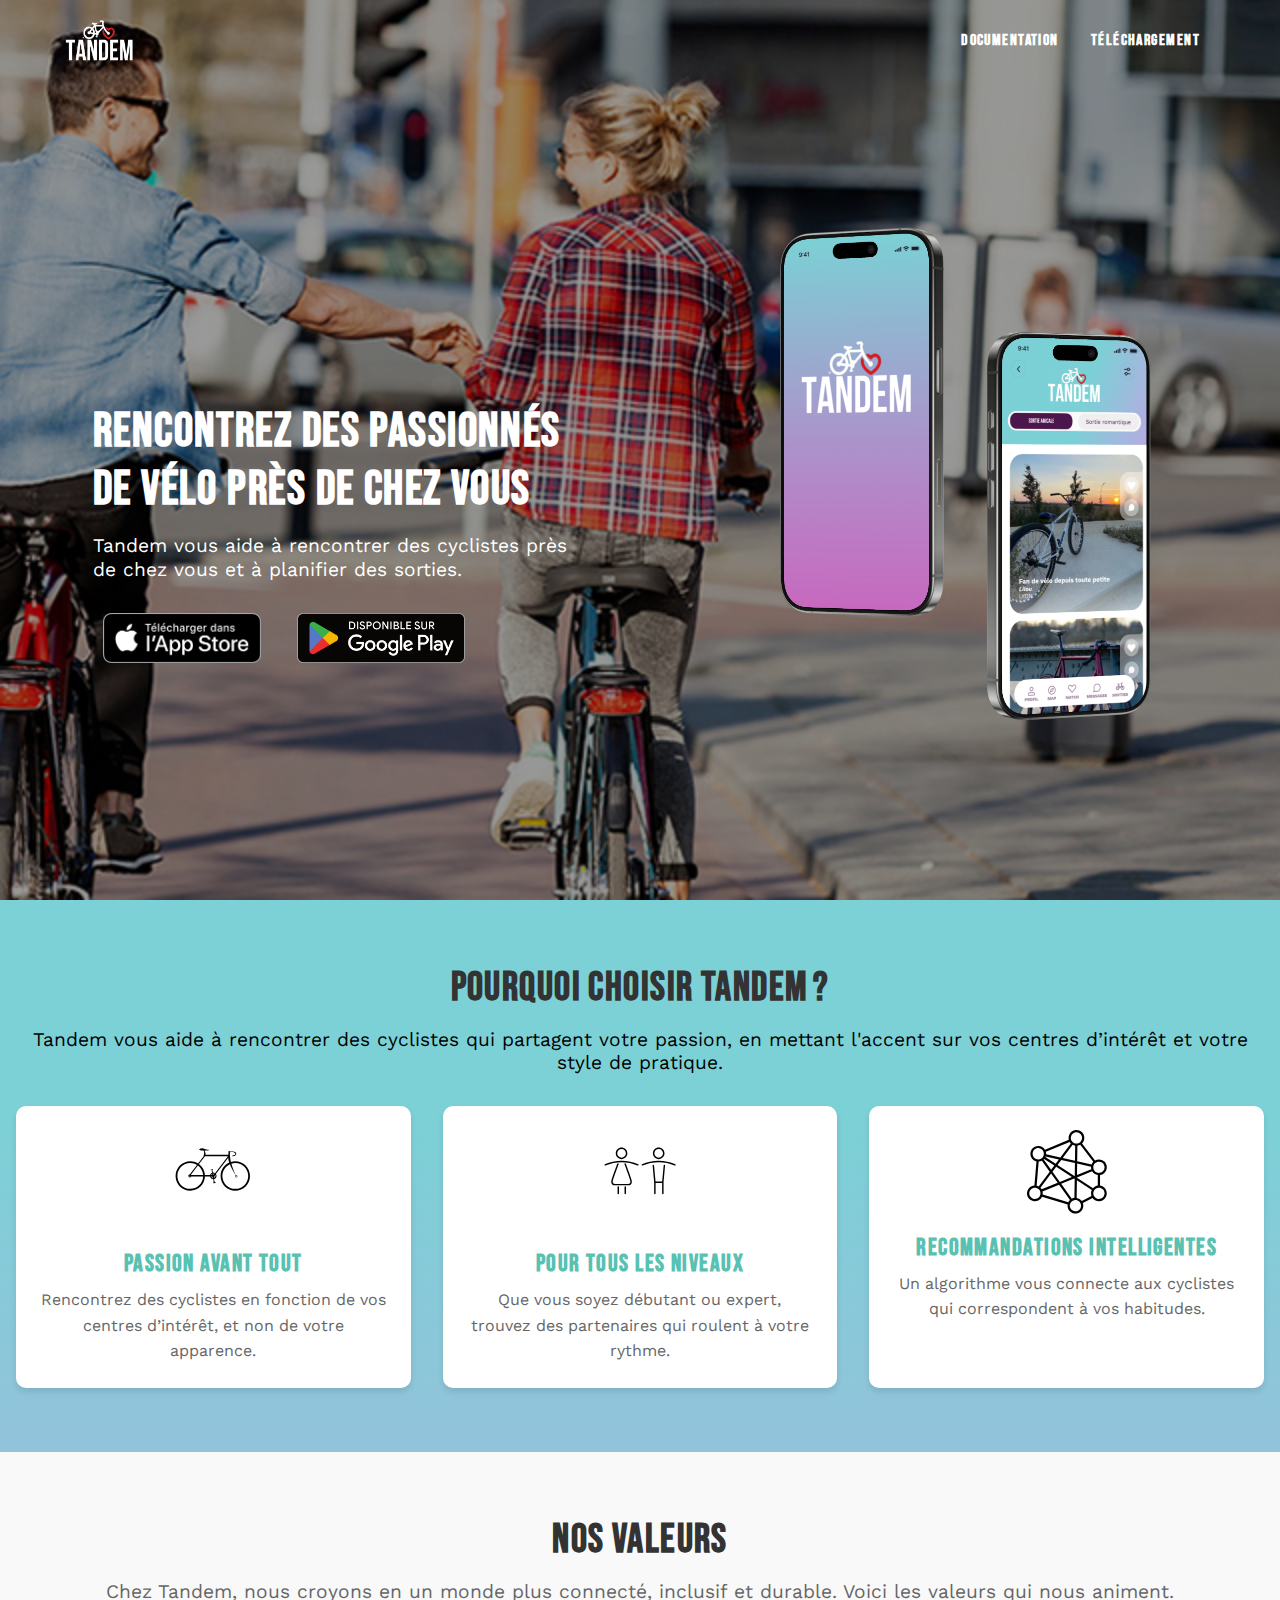
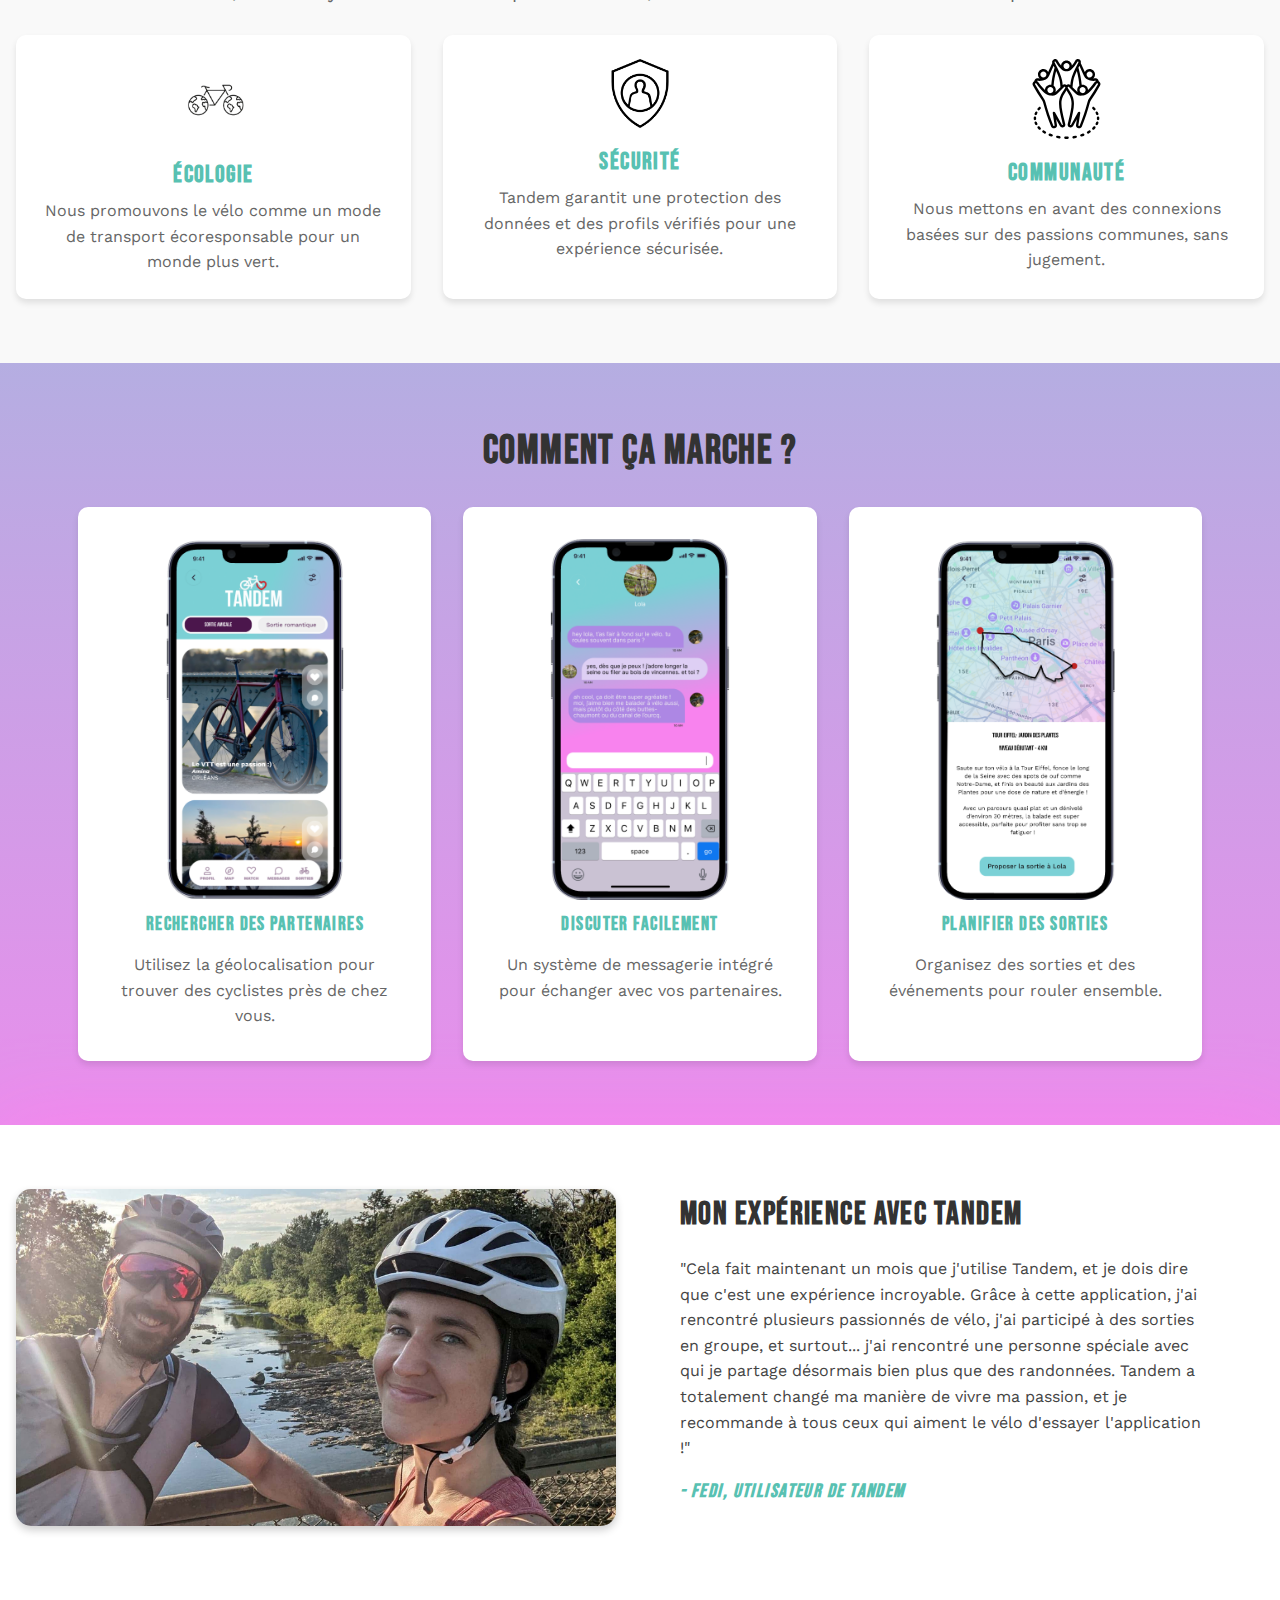
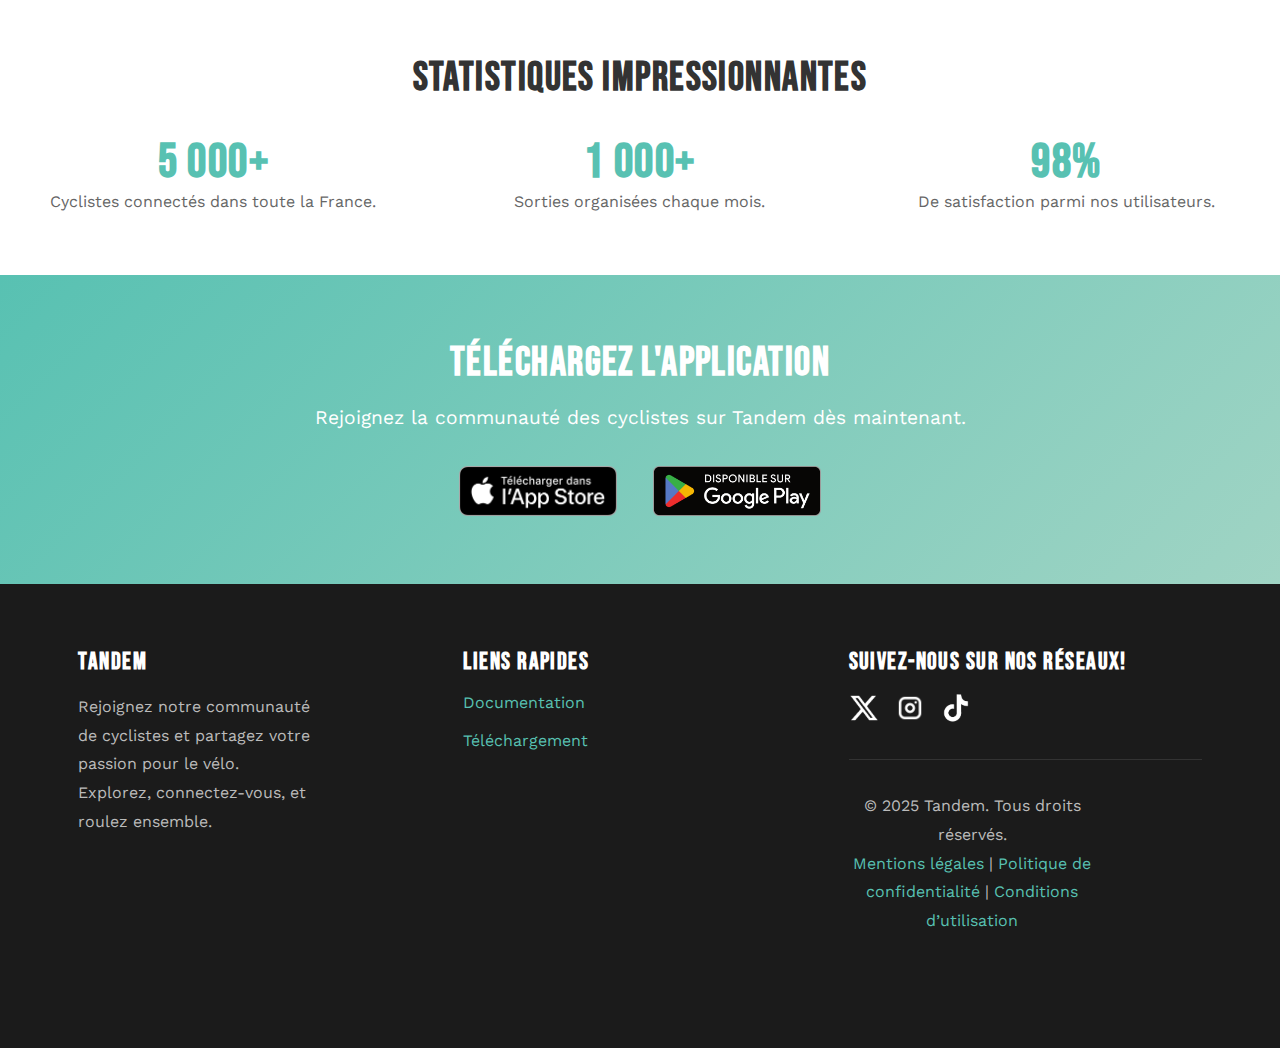
<file: index.html>
<!DOCTYPE html>
<html lang="fr">
<head>
  <meta charset="UTF-8">
  <meta name="viewport" content="width=device-width, initial-scale=1.0">
  <title>Tandem - Application de rencontre pour cyclistes</title>
  <link rel="stylesheet" href="style.css">
  <link rel="stylesheet" href="index.css">
</head>
<body>
  <header class="header">
    <div class="container">
      <img src="images/logo.png" alt="Logo Tandem" class="logo">
      <nav class="nav">
        <a href="doc.html">Documentation</a>
        <a href="#download">Téléchargement</a>
      </nav>
    </div>
  </header>

  <section id="hero" class="hero">
    <div class="container">
      <div class="left">
      <h2>Rencontrez des passionnés de vélo près de chez vous</h2>
      <p class="hero-subtitle">Tandem vous aide à rencontrer des cyclistes près de chez vous et à planifier des sorties.</p>
      <div class="btn-group">
        <a href="https://www.apple.com/app-store/" target="_blank">
          <img src="images/Download_on_the_App_Store_Badge_FRCA_RGB_blk.svg.png" alt="Télécharger sur l'App Store">
        </a>
        <a href="https://play.google.com/store" target="_blank">
          <img src="images/Google_Play_Store_badge_FR.svg.png" alt="Télécharger sur Google Play">
        </a>
      </div>
    </div>
      <img src="images/mockup-tandem.png" class="mockup" alt="mockup Tandem">

    </div>  
  </section>


  <section id="pourquoi-tandem" class="pourquoi-tandem">
    <div class="conteneur">
      <h2>Pourquoi choisir Tandem ?</h2>
      <p class="intro-pourquoi">
        Tandem vous aide à rencontrer des cyclistes qui partagent votre passion, 
        en mettant l'accent sur vos centres d’intérêt et votre style de pratique.
      </p>
      <div class="grille-pourquoi">
        <!-- 1. Passion avant tout -->
        <div class="avantage">
          <img src="images/noun-bicycle-37389 1.svg" alt="Passion avant tout : dessin de vélo">
          <h3>Passion avant tout</h3>
          <p>Rencontrez des cyclistes en fonction de vos centres d’intérêt, et non de votre apparence.</p>
        </div>
        <!-- 2. Pour tous les niveaux -->
        <div class="avantage">
          <img src="images/noun-people-33177 1.svg" alt="Image de deux personnes ">
          <h3>Pour tous les niveaux</h3>
          <p>Que vous soyez débutant ou expert, trouvez des partenaires qui roulent à votre rythme.</p>
        </div>
        <!-- 3. Algorithme intelligent -->
        <div class="avantage">
          <img src="images/Vector ALGO.svg" alt="Dessin noir et blanc algorithme">
          <h3>Recommandations intelligentes</h3>
          <p>Un algorithme vous connecte aux cyclistes qui correspondent à vos habitudes.</p>
        </div>
      </div>
    </div>
  </section>

  <section id="valeurs" class="valeurs">
    <div class="conteneur">
      <h2>Nos valeurs</h2>
      <p class="intro-valeurs">
        Chez Tandem, nous croyons en un monde plus connecté, inclusif et durable. Voici les valeurs qui nous animent.
      </p>
      <div class="grille-valeurs">
        <!-- 1. Écologie -->
        <div class="valeur">
          <img src="images\image_41-removebg-preview.png" class="Écologie" alt="Écologie">
          <h3>Écologie</h3>
          <p>Nous promouvons le vélo comme un mode de transport écoresponsable pour un monde plus vert.</p>
        </div>
        <!-- 2. Sécurité -->
        <div class="valeur">
          <img src="images/secu.png" class="Sécurité" alt="Sécurité">
          <h3>Sécurité</h3>
          <p>Tandem garantit une protection des données et des profils vérifiés pour une expérience sécurisée.</p>
        </div>
        <!-- 3. Communauté -->
        <div class="valeur">
          <img src="images/Vector.svg" class="Communauté" alt="Communauté">
          <h3>Communauté</h3>
          <p>Nous mettons en avant des connexions basées sur des passions communes, sans jugement.</p>
        </div>
      </div>
    </div>
  </section>
  
  


  <section id="features" class="features">
    <div class="container">
      <h2>Comment ça marche ?</h2>
      <div class="features-grid">
        <!-- Fonctionnalité 1 -->
        <div class="feature-item">
          <img src="images\fonctionnalite-rencontre.png" id="img1" alt="Rechercher des partenaires">
          <h3>Rechercher des partenaires</h3>
          <p>Utilisez la géolocalisation pour trouver des cyclistes près de chez vous.</p>
        </div>
        <!-- Fonctionnalité 2 -->
        <div class="feature-item">
          <img src="images\fonctionctionnalite-conversation.png"  alt="Messagerie intégrée">
          <h3>Discuter facilement</h3>
          <p>Un système de messagerie intégré pour échanger avec vos partenaires.</p>
        </div>
        <!-- Fonctionnalité 3 -->
        <div class="feature-item">
          <img src="images\fonctionnalite-itineraire2.png" alt="Planifier des sorties">
          <h3>Planifier des sorties</h3>
          <p>Organisez des sorties et des événements pour rouler ensemble.</p>
        </div>
      </div>
    </div>
  </section>


  
<section id="avis-utilisateur" class="avis-utilisateur">
  <div class="conteneur">
    <div class="contenu-avis">
      <img src="images/conjoint-et-cynthia.jpg" alt="Mon expérience avec Tandem" class="image-avis">
      <div class="texte-avis">
        <h2>Mon expérience avec Tandem</h2>
        <p>
          "Cela fait maintenant un mois que j'utilise Tandem, et je dois dire que c'est une expérience incroyable.  
          Grâce à cette application, j'ai rencontré plusieurs passionnés de vélo, j'ai participé à des sorties en groupe,  
          et surtout... j'ai rencontré une personne spéciale avec qui je partage désormais bien plus que des randonnées.  
          Tandem a totalement changé ma manière de vivre ma passion, et je recommande à tous ceux qui aiment le vélo  
          d'essayer l'application !"
        </p>
        <h3>- Fedi, utilisateur de Tandem</h3>
      </div>
    </div>
  </div>
</section>

<section id="statistiques" class="statistiques">
  <div class="conteneur">
    <h2>Statistiques impressionnantes</h2>
    <div class="grille-statistiques">
      <div class="statistique">
        <h3>5 000+</h3>
        <p>Cyclistes connectés dans toute la France.</p>
      </div>
      <div class="statistique">
        <h3>1 000+</h3>
        <p>Sorties organisées chaque mois.</p>
      </div>
      <div class="statistique">
        <h3>98%</h3>
        <p>De satisfaction parmi nos utilisateurs.</p>
      </div>
    </div>
  </div>
</section>
  

  <section id="download" class="download">
    <div class="container">
      <h2>Téléchargez l'application</h2>
      <p>Rejoignez la communauté des cyclistes sur Tandem dès maintenant.</p>
      <div class="btn-group down">
 
        <a href="https://www.apple.com/app-store/" target="_blank">
          <img src="images/Download_on_the_App_Store_Badge_FRCA_RGB_blk.svg.png" alt="Télécharger sur l'App Store">
        </a>
        <a href="https://play.google.com/store" target="_blank">
          <img src="images/Google_Play_Store_badge_FR.svg.png" alt="Télécharger sur Google Play">
        </a>
      </div>
    </div>
  </section>

  <footer class="footer">
    <div class="container">
      <!-- Grille principale -->
      <div class="footer-grid">
        <!-- Bloc description -->
        <div class="footer-tandem">
          <h3>Tandem</h3>
          <p>Rejoignez notre communauté de cyclistes et partagez votre passion pour le vélo. 
          <br>
          Explorez, connectez-vous, et roulez ensemble.</p>
        </div>
        <div>
          <h4>Liens rapides</h4>
          <ul>
            <li><a href="doc.html">Documentation</a></li>
            <br
            <li><a href="#download">Téléchargement</a></li>
          </ul>
        </div>
        <!-- Bloc réseaux sociaux -->
        <div>
          <h4>Suivez-nous sur nos réseaux!</h4>
          
          <div class="footer-social">
            <a href="#"><img src="images\0458B0D6-BBA8-4F56-BE73-EC187CDA0CBF.png" alt="Twitter"></a>
            <a href="#"><img src="images\7CEAEB13-B4FE-4C6B-AC15-C670BA9AE6ED (1).png"></a>
            <a href="#"><img src="images\DA17397E-DB7E-459A-95E3-7B8B42926E38.png" alt="tiktok"></a>
          </div>

      <div class="footer-bottom">
        <p>&copy; 2025 Tandem. Tous droits réservés.</p>
        <p>
          <a href="#">Mentions légales</a> | 
          <a href="#">Politique de confidentialité</a> | 
          <a href="#">Conditions d’utilisation</a>
        </p>
      </div>
    </div>
  </footer>
  
</body>
</html>
</file>
<file: style.css>
@import url('https://fonts.googleapis.com/css2?family=Bebas+Neue&display=swap');
@import url('https://fonts.googleapis.com/css2?family=Work+Sans:ital,wght@0,100..900;1,100..900&display=swap');

/* RESET DE BASE */
* {
  margin: 0;
  padding: 0;
  box-sizing: border-box;
  scroll-behavior: smooth; /* Défilement doux */
  list-style: none;
}


:root {
  --font-family-title : "Bebas Neue", serif;
  --font-family-text : "Work Sans", serif;
}

body {
  font-family: var(--font-family-text);
  line-height: 1.2;
  color: #333;
  background: rgb(123,209,214);
  background: linear-gradient(180deg, rgba(123,209,214,1) 26%, rgba(249,132,239,1) 70%);
  margin: 0;
  overflow-x: hidden; /* Pas de défilement horizontal */
}

h1, h2, h3, h4, h5, nav a{
  font-family: var(--font-family-title);
  letter-spacing: 0.09rem;
}


/* CONTAINER */
.container {
  width: 90%;
  max-width: 1200px;
  margin: 0 auto;
}


  /* FOOTER */
  .footer {
    background: #1b1b1b; /* Fond noir légèrement adouci */
    color: white;
    padding: 4rem 1rem;
  }
  
  .footer-grid {
    display: grid;
    grid-template-columns: repeat(auto-fit, minmax(200px, 1fr)); /* Grille responsive */
    gap: 2rem;
    margin-bottom: 3rem;
  }
  
  .footer h3, .footer h4 {
    font-size: 1.5rem;
    color: #ffffff;
    margin-bottom: 1rem;
  }
  
  .footer p {
    font-size: 1rem;
    color: #bbbbbb; /* Couleur plus douce pour les textes secondaires */
    line-height: 1.8;
    width: 70%;
  }
  
  .footer a {
    color: #58C1B2; /* Accent color */
    text-decoration: none;
    font-size: 1rem;
    transition: color 0.3s ease;
  }
  
  .footer a:hover {
    color: #41a199; /* Changement de couleur au survol */
  }
  
  .footer-social {
    display: flex;
    justify-content: flex-start;
    gap: 1rem;
  }
  
  .footer-social img {
    width: 30px;
    height: 30px;
    transition: transform 0.3s ease, filter 0.3s ease;
  }
  
  .footer-social img:hover {
    transform: scale(1.2); /* Zoom au survol */
    filter: brightness(1.3); /* Éclaircissement de l'icône */
  }
  
  .footer-bottom {
    text-align: center;
    font-size: 0.9rem;
    color: #999999;
    border-top: 1px solid #333333; /* Ligne de séparation en haut */
    padding-top: 2rem;
    margin-top: 2rem;
  }
  
  .footer-bottom a {
    color: #58C1B2;
    text-decoration: none;
  }
  
  .footer-bottom a:hover {
    text-decoration: underline;
  }
</file>
<file: index.css>
/* Le code CSS spécifique à la page d'accueil */

/* SECTION HERO */
.hero {
    position: relative;
    height: 100vh;
    background: url('images/VELO-EN-COUPLE.jpg') no-repeat center center/cover;
    color: white;
    display: flex;
    justify-content: center;
    align-items: center;
    padding: 2rem;
  }
  
  .hero::before {
    content: "";
    position: absolute;
    top: 0;
    left: 0;
    width: 100%;
    height: 100%;
    background: rgba(0, 0, 0, 0.4);
    z-index: 1;
  }
  
  .hero h2,
  .hero p,
  .hero .btn-group {
    position: relative;
    z-index: 2;
    opacity: 1;
    transform: translateY(10px); /* Décalage vertical initial */
    animation: fadeIn 1s ease forwards; /* Animation d'apparition */
  }
  
  .hero h2 {
    font-size: 3rem;
    margin-bottom: 1rem;
    animation-delay: 0.3s;
    padding-right: 500px;
    padding-top: 150px;
  }
  
  .hero .hero-subtitle {
    font-size: 1.2rem;
    margin-bottom: 2rem;
    animation-delay: 0.6s;
    padding-right: 500px;
  }
  
  .mockup{
    width: 380px;
    position: absolute;
    z-index: 1;
    right: 10%;
    top: 50%;
    transform: translateY(-45%);

  }

  
/* HEADER */
.header {
    position: absolute;
    top: 0;
    left: 0;
    width: 100%;
    padding: 1rem 0;
    z-index: 10; 
    transition: background 0.3s ease; }
  
  .header .container {
    display: flex;
    justify-content: space-between; 
    align-items: center; 
  }
  
  .header .logo {
    height: 50px; /* Taille du logo */
    padding-right: 30px;
  
  }
  
  .header .nav {
    display: flex; /* Affiche les liens côte à côte */
  }
  
  .header .nav a {
    color: white;
    text-decoration: none;
    margin: 0 1rem;
    font-size: 1rem;
    font-weight: bold;
    position: relative; /* Nécessaire pour l'effet souligné */
    transition: color 0.3s ease; /* Douce transition pour la couleur */
  }
  
  .header .nav a::after {
    content: ""; /* Crée une ligne pour souligner */
    position: absolute;
    bottom: -5px; /* Position sous le texte */
    left: 0;
    width: 0; /* Ligne masquée par défaut */
    height: 2px; /* Épaisseur de la ligne */
    background: #58C1B2; /* Couleur de la ligne */
    transition: width 0.3s ease; /* Animation de la largeur */
  }
  
  .header .nav a:hover::after {
    width: 100%; /* Affiche la ligne au survol */
  }
  
  .header .nav a:hover {
    color: #58C1B2; /* Change la couleur du texte au survol */
  }
  

div.left {
  width: 90%;
}
  
  /* Boutons d'image dans Hero */
  .btn-group img {
    height: 50px; /* Taille uniforme pour les boutons */
    margin: 0 10px; /* Espacement entre les boutons */
    transition: transform 0.3s ease; /* Effet au survol */
  }
  
  .btn-group img:hover {
    transform: scale(1.1); /* Zoom au survol */
  }
  
  img .mockup{
    width: 100px;
    height: 100px;
  }
  
 /* SECTION NOS VALEURS */
.valeurs {
    padding: 4rem 1rem;
    background: #f9f9f9;
    text-align: center;
  }
  
  .valeurs h2 {
    font-size: 2.5rem;
    margin-bottom: 1rem;
    color: #333;
  }
  
  .intro-valeurs {
    font-size: 1.2rem;
    color: #666;
    margin-bottom: 2rem;
  }
  
  .grille-valeurs {
    display: grid;
    grid-template-columns: repeat(auto-fit, minmax(280px, 1fr));
    gap: 2rem;
  }
  
  .valeur {
    background: white;
    border-radius: 10px;
    padding: 1.5rem;
    text-align: center;
    box-shadow: 0 4px 6px rgba(0, 0, 0, 0.1);
    transition: transform 0.3s ease, box-shadow 0.3s ease;
  }
  
  .valeur:hover {
    transform: translateY(-10px);
    box-shadow: 0 6px 12px rgba(0, 0, 0, 0.15);
  }
  

  .valeur img {
    width: 20%;
    margin-bottom: 1rem;
  }

  
  .valeur h3 {
    font-size: 1.5rem;
    color: #58C1B2;
    margin-bottom: 0.5rem;
  }
  
  .valeur p {
    font-size: 1rem;
    color: #666;
    line-height: 1.6;
  }
  


  /* SECTION FONCTIONNALITÉS */
  .features {
    padding: 4rem 1rem;
    text-align: center;
  }
  
  .features h2 {
    font-size: 2.5rem;
    margin-bottom: 2rem;
    color: #333;
  }
  
  .features-grid {
    display: grid;
    grid-template-columns: repeat(auto-fit, minmax(300px, 1fr)); /* Grille responsive */
    gap: 2rem;
  }
  
  .feature-item {
    background: white;
    padding: 2rem;
    border-radius: 10px;
    box-shadow: 0 4px 6px rgba(0, 0, 0, 0.1);
    text-align: center;
    transition: transform 0.3s ease, box-shadow 0.3s ease;
  }
  
  .feature-item img {
    width: 180px;
    margin-bottom: 0.6rem;
  }
  
  .feature-item h3 {
    font-size: 1.2rem;
    margin-bottom: 1rem;
    color: #58C1B2;
  }
  
  .feature-item p {
    font-size: 1rem;
    color: #666;
    line-height: 1.6;
  }
  
  .feature-item:hover {
    transform: translateY(-10px); /* Effet de déplacement vers le haut */
    box-shadow: 0 6px 10px rgba(0, 0, 0, 0.2); /* Ombre accentuée */
  }
  
  
/* SECTION STATISTIQUES */
.statistiques {
    padding: 4rem 1rem;
    text-align: center;
    background: #fff;
  }
  
  .statistiques h2 {
    font-size: 2.5rem;
    margin-bottom: 2rem;
    color: #333;
  }
  
  .grille-statistiques {
    display: grid;
    grid-template-columns: repeat(auto-fit, minmax(300px, 1fr));
    gap: 2rem;
  }
  
  .statistique h3 {
    font-size: 3rem;
    color: #58C1B2;
  }
  
  .statistique p {
    font-size: 1rem;
    color: #666;
  }
  
  


  /* SECTION AVIS */
/* SECTION AVIS UTILISATEUR */
.avis-utilisateur {
    padding: 4rem 1rem;
    background: white;
    text-align: center;
    box-shadow: 2px 1px 76px 0px rgba(249,132,239,1);
  }
  
  /* Conteneur principal */
  .contenu-avis {
    display: flex;
    flex-direction: column;
    align-items: center;
    text-align: center;
    gap: 2rem;
  }
  
  /* Image à gauche, plus grande */
  .image-avis {
    width: 100%;
    max-width: 600px;
    border-radius: 15px;
    box-shadow: 0 4px 8px rgba(0, 0, 0, 0.2);
  }
  
  /* Texte à droite */
  .texte-avis {
    max-width: 800px;
    font-size: 1rem; /* Réduction du texte */
    color: #444;
    line-height: 1.6;
    text-align: left;
  }
  
  .texte-avis h2 {
    font-size: 2rem;
    margin-bottom: 1rem;
    color: #333;
  }
  
  .texte-avis h3 {
    margin-top: 1rem;
    font-size: 1.2rem;
    color: #58C1B2;
    font-style: italic;
  }
  
  /* Responsive - Mise en page en deux colonnes */
  @media (min-width: 768px) {
    .contenu-avis {
      flex-direction: row;
      align-items: flex-start;
      text-align: left;
    }
  
    .image-avis {
      width: 100%; /* Image plus grande */
    }
  
    .texte-avis {
      width: 45%; /* Texte plus petit et bien ajusté */
      padding-left: 2rem;
    }
  }
  
  
/* SECTION POURQUOI CHOISIR TANDEM */
.pourquoi-tandem {
    padding: 4rem 1rem;
    text-align: center;
  }
  
  .pourquoi-tandem h2 {
    font-size: 2.5rem;
    margin-bottom: 1rem;
    color: #333;
  }
  
  .intro-pourquoi {
    font-size: 1.2rem;
    color: #010101;
    margin-bottom: 2rem;
  }
  
  .grille-pourquoi {
    display: grid;
    grid-template-columns: repeat(auto-fit, minmax(280px, 1fr));
    gap: 2rem;
  }
  
  .avantage {
    background: white;
    border-radius: 10px;
    padding: 1.5rem;
    text-align: center;
    box-shadow: 0 4px 6px rgba(0, 0, 0, 0.1);
    transition: transform 0.3s ease, box-shadow 0.3s ease;
  }
  
  .avantage:hover {
    transform: translateY(-10px);
    box-shadow: 0 6px 12px rgba(0, 0, 0, 0.15);
  }
  
  .avantage img {
    width: 80px;
    margin-bottom: 1rem;
  }
  
  .avantage h3 {
    font-size: 1.5rem;
    color: #58C1B2;
    margin-bottom: 0.5rem;
  }
  
  .avantage p {
    font-size: 1rem;
    color: #666;
    line-height: 1.6;
  }
  
  

  
  .persona {
    font-size: 30px;
    margin-top: 20px;
    text-align: center;
  }
  
  .persona img {
    width: 100%;
    max-width: 300px;
    border-radius: 10px;
  }
  
  
  /* SECTION TÉLÉCHARGEMENT */
  .download {
    background: linear-gradient(135deg, #58C1B2, #A0D4C4); /* Dégradé élégant */
    color: white;
    text-align: center;
    padding: 4rem 1rem; /* Espacement généreux */
  }
  
  .download h2 {
    font-size: 2.5rem;
    margin-bottom: 1rem;
    font-weight: bold;
  }
  
  .download p {
    font-size: 1.2rem;
    margin-bottom: 2rem;
    line-height: 1.6;
  }
  
  .btn-group {
    display: flex;
    justify-content: flex-start;
    gap: 1rem; /* Espacement entre les boutons */
  }

  .btn-group.down {
    justify-content: center;
  }
  
  .btn-secondary {
    display: inline-block;
    padding: 0.8rem 2rem;
    background: white;
    color: #58C1B2;
    text-decoration: none;
    font-size: 1.2rem;
    font-weight: bold;
    border-radius: 50px; /* Boutons arrondis */
    transition: all 0.3s ease; /* Animation douce */
    box-shadow: 0 4px 6px rgba(0, 0, 0, 0.1); /* Ombre subtile */
  }
  
  .btn-secondary:hover {
    background: #44A89A; /* Couleur accentuée */
    color: white;
    transform: scale(1.05); /* Légère mise en avant */
    box-shadow: 0 6px 12px rgba(0, 0, 0, 0.15); /* Ombre renforcée */
  }
</file>
